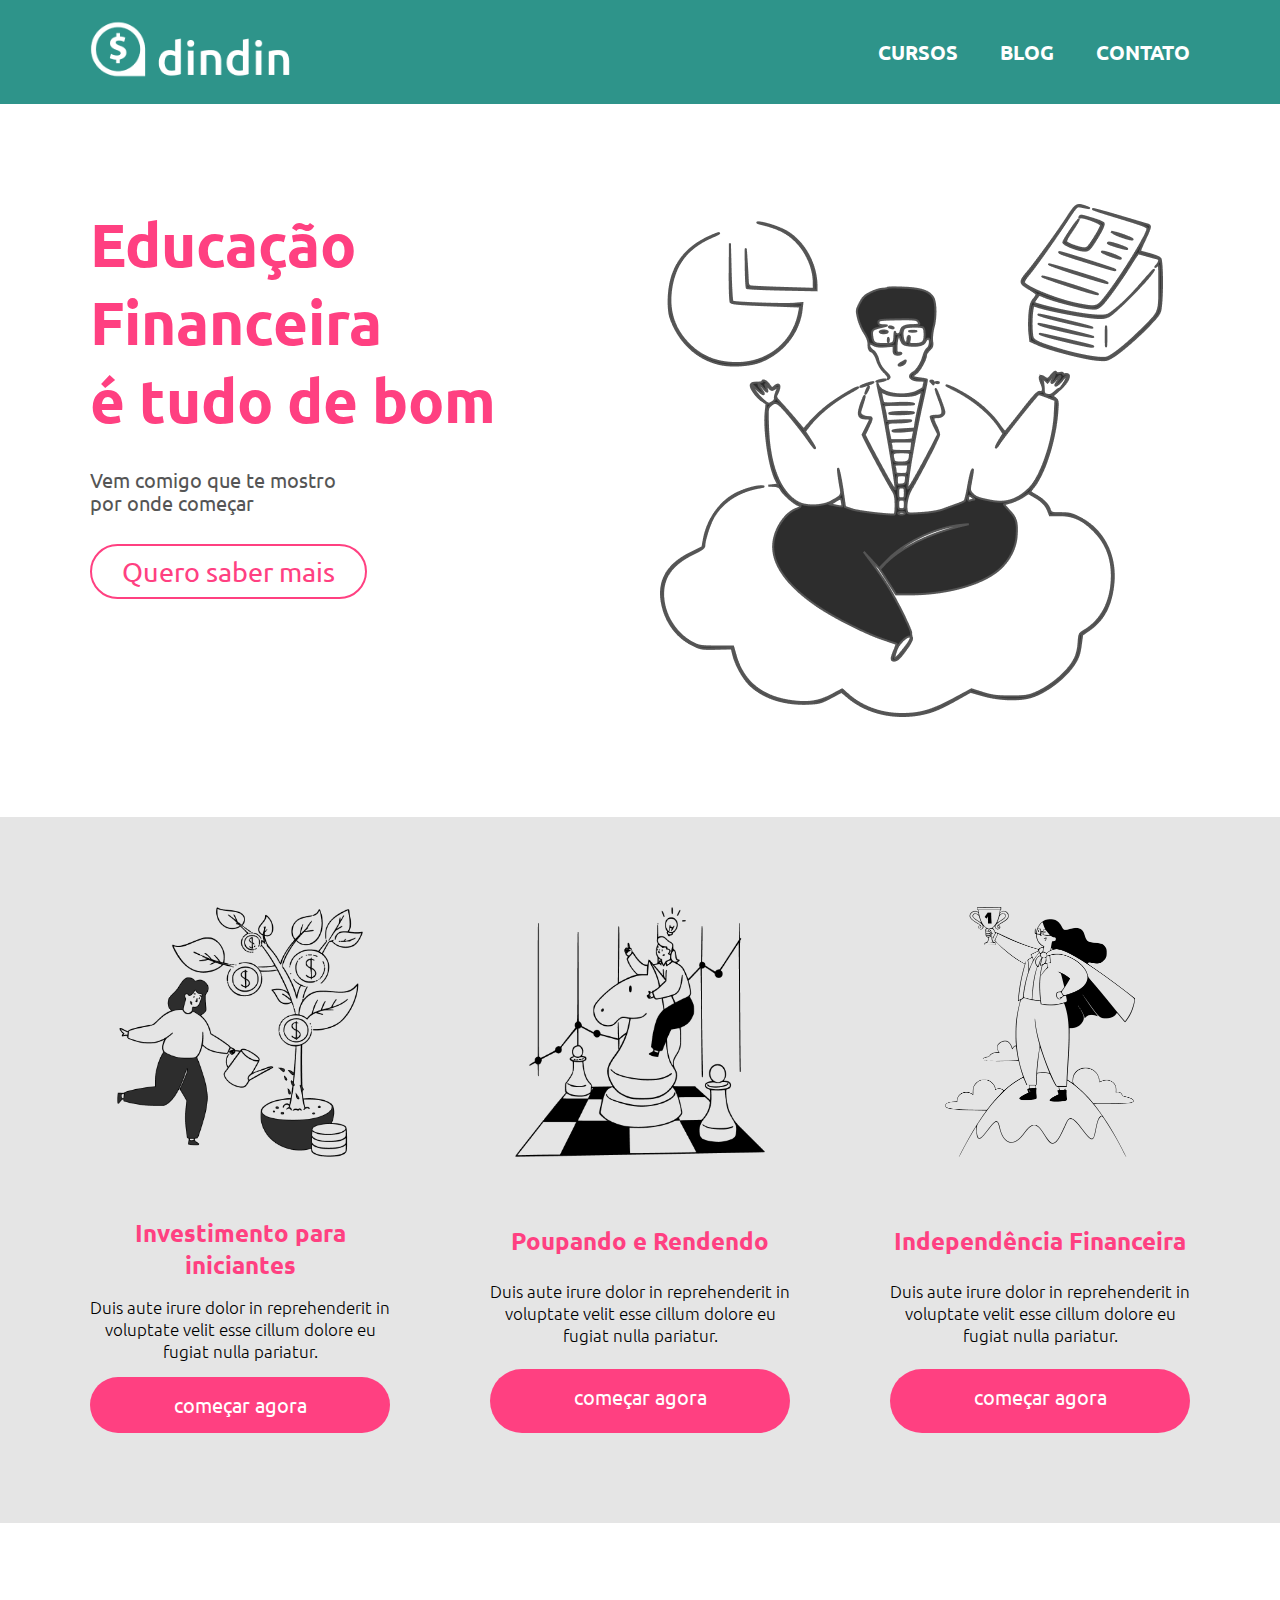
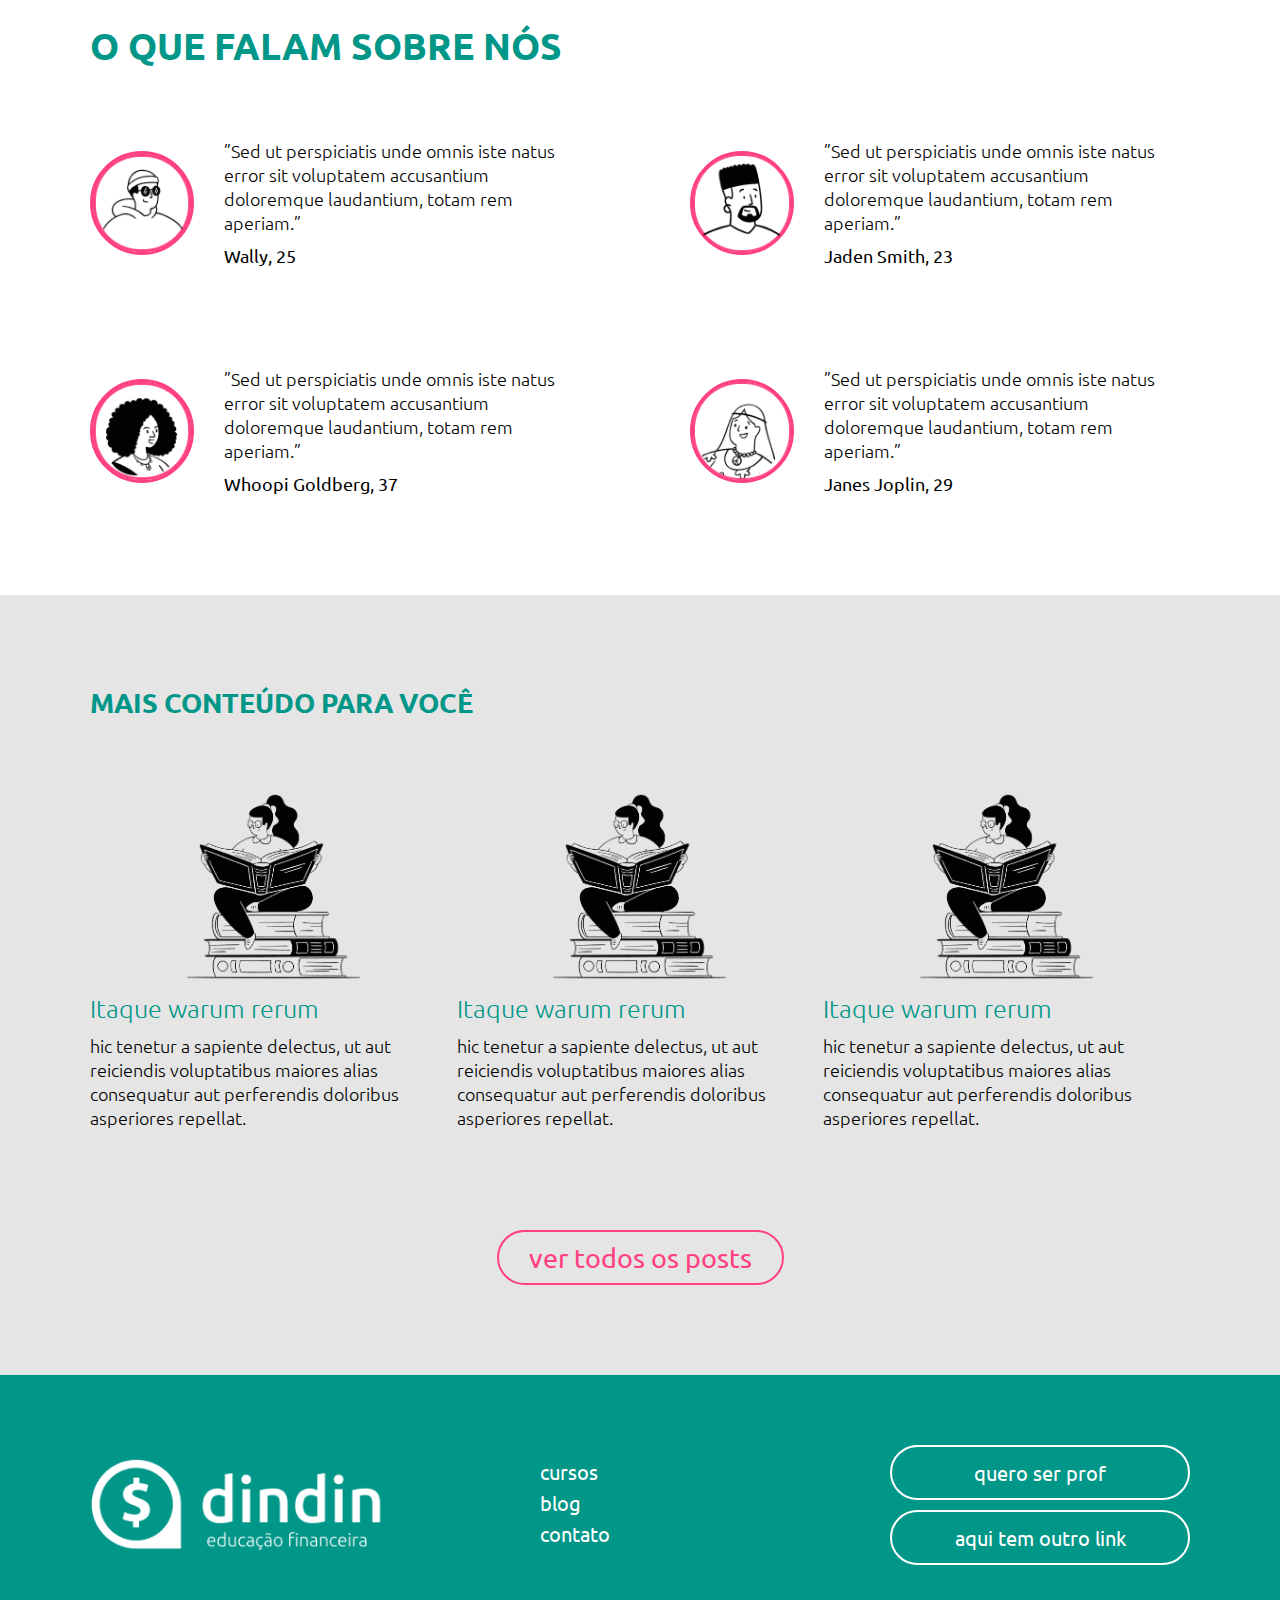
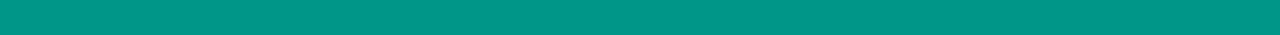
<file: index.html>
<!DOCTYPE html>
<html lang="en">

<head>
  <meta charset="UTF-8">
  <meta http-equiv="X-UA-Compatible" content="IE=edge">
  <meta name="viewport" content="width=device-width, initial-scale=1.0">
  <link rel="stylesheet" href="style.css">
  <link rel="preconnect" href="https://fonts.googleapis.com">
  <link rel="preconnect" href="https://fonts.gstatic.com" crossorigin>
  <link href="https://fonts.googleapis.com/css2?family=Ubuntu:ital,wght@0,300;0,400;0,500;0,700;1,300;1,400;1,500;1,700&display=swap" rel="stylesheet">
  <title>Dindin</title>
</head>

<body>

  <header>
    <nav class="container nav-header">
      <div class="img-banner">
        <a href="./index.html">
          <img src="./images/logo-header.png" alt="logo">
        </a>
      </div>
      <ul>
        <li> <a href="./cursos.html">CURSOS</a></li>
        <li> <a href="./blog.html">BLOG</a></li>
        <li><a href="./contato.html">CONTATO</a></li>
      </ul>
    </nav>
  </header>

  <main>

    <section id="banner" class="container margin-top">
      <div id="conteudo-banner">
        <h1 id="titulo-principal">Educação Financeira <br /> é tudo de bom</h1>
        <p>Vem comigo que te mostro <br /> por onde começar</p>
        <button class="botao-borda-rosa">Quero saber mais</button>
      </div>
      <div id="img-banner">
        <img src="./images/ilustra-banner.png" alt="educacao financeira">
      </div>
    </section>

    <section class="margin-top bg-escuro">
      <div class="container" id="servicos">
        <div class="servicos-card">
          <div class="img-servico"><img src="./images/ilustra-investimento.png" alt="investimento"></div>
          <h2>Investimento para iniciantes</h2>
          <p>Duis aute irure dolor in reprehenderit in voluptate velit esse cillum dolore eu fugiat nulla pariatur.
          </p>
          <a href="curso.html">começar agora</a>
        </div>
        <div class="servicos-card">
          <div class="img-servico"><img src="./images/ilustra-poupando.png" alt="poupando"></div>
          <h2>Poupando e Rendendo</h2>
          <p>Duis aute irure dolor in reprehenderit in voluptate velit esse cillum dolore eu fugiat nulla pariatur.</p>
          <a href="curso.html">começar agora</a>
        </div>
        <div class="servicos-card">
          <div class="img-servico"><img src="./images/ilustra-independencia.png" alt="independencia financeira"></div>
          <h2>Independência Financeira</h2>
          <p>Duis aute irure dolor in reprehenderit in voluptate velit esse cillum dolore eu fugiat nulla pariatur.</p>
          <a href="curso.html">começar agora</a>
        </div>
      </div>
    </section>

    <section id="depoimentos" class="container margin-top">
      <h2>O QUE FALAM SOBRE NÓS</h2>
      <div class="depoimentos-grid">
        <div class="depoimento-item">
          <div class="depoimento-img">
            <img src="./images/icon-wally.png" alt="wally">
          </div>
          <div class="depoimento-texto">
            <p>”Sed ut perspiciatis unde omnis iste natus error sit voluptatem accusantium doloremque laudantium, totam rem aperiam.”</p>
            <span>Wally, 25</span>
          </div>

        </div>
        <div class="depoimento-item">
          <div class="depoimento-img">
            <img src="./images/icon-jaden.png" alt="jaden">
          </div>
          <div class="depoimento-texto">
            <p>”Sed ut perspiciatis unde omnis iste natus error sit voluptatem accusantium doloremque laudantium, totam rem aperiam.”</p>
            <span>Jaden Smith, 23</span>
          </div>
        </div>
        <div class="depoimento-item">
          <div class="depoimento-img">
            <img src="./images/icon-whoopi.png" alt="whoopi">
          </div>
          <div class="depoimento-texto">
            <p>”Sed ut perspiciatis unde omnis iste natus error sit voluptatem accusantium doloremque laudantium, totam rem aperiam.” </p><span>Whoopi Goldberg, 37</span>
          </div>
        </div>
        <div class="depoimento-item">
          <div class="depoimento-img">
            <img src="./images/icon-jane.png" alt="jane">
          </div>
          <div class="depoimento-texto">
            <p>”Sed ut perspiciatis unde omnis iste natus error sit voluptatem accusantium doloremque laudantium, totam rem aperiam.” </p><span>Janes Joplin, 29</span>
          </div>
        </div>
      </div>
    </section>

    <section class="margin-top bg-escuro">
      <div class="container" id="blog">
        <h2>MAIS CONTEÚDO PARA VOCÊ</h2>
        <div class="postagens">
          <div class="post-item"><img src="./images/ilustra-blog.png" alt="imagem blog">
            <h3>Itaque warum rerum</h3>
            <p> hic tenetur a sapiente delectus, ut aut reiciendis voluptatibus maiores alias consequatur aut perferendis doloribus asperiores repellat.</p>
          </div>
          <div class="post-item"><img src="./images/ilustra-blog.png" alt="imagem blog">
            <h3>Itaque warum rerum</h3>
            <p> hic tenetur a sapiente delectus, ut aut reiciendis voluptatibus maiores alias consequatur aut perferendis doloribus asperiores repellat.</p>
          </div>
          <div class="post-item"><img src="./images/ilustra-blog.png" alt="imagem blog">
            <h3>Itaque warum rerum</h3>
            <p> hic tenetur a sapiente delectus, ut aut reiciendis voluptatibus maiores alias consequatur aut perferendis doloribus asperiores repellat.</p>
          </div>
        </div>
        <a href="./blog.html" class="botao-borda-rosa">ver todos os posts</a>
      </div>
    </section>

  </main>

  <footer>
    <section class="container grid-footer">
      <div class="footer-img"><img src="./images/logo-footer.png" alt="logo"></div>
      <nav>
        <ul>
          <li><a class="link-footer" href="/cursos">cursos</a></li>
          <li><a class="link-footer" href="/blog">blog</a></li>
          <li><a class="link-footer" href="/contato">contato</a></li>
        </ul>
      </nav>
      <div class="botoes-rodape">
        <button class="btn-footer">quero ser prof</button>
        <button class="btn-footer">aqui tem outro link</button>
      </div>
    </section>
  </footer>
</body>

</html>
</file>
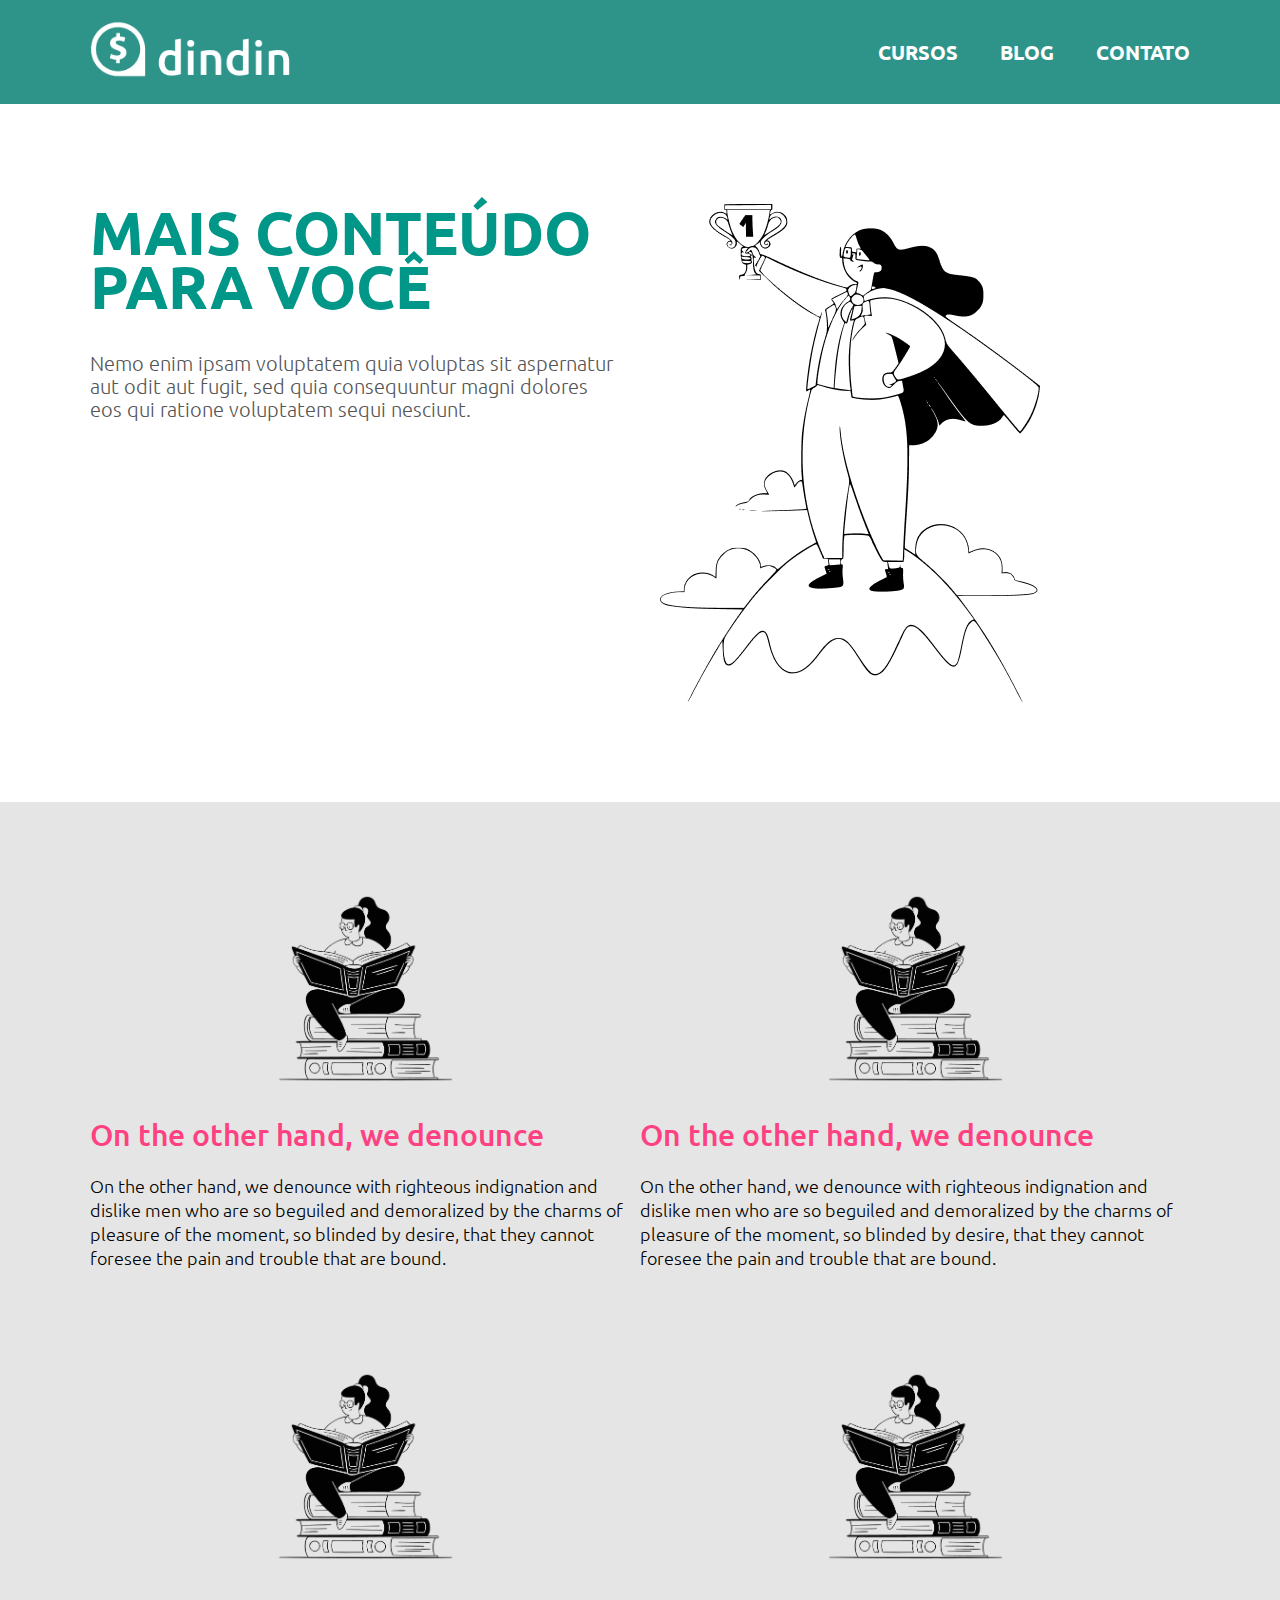
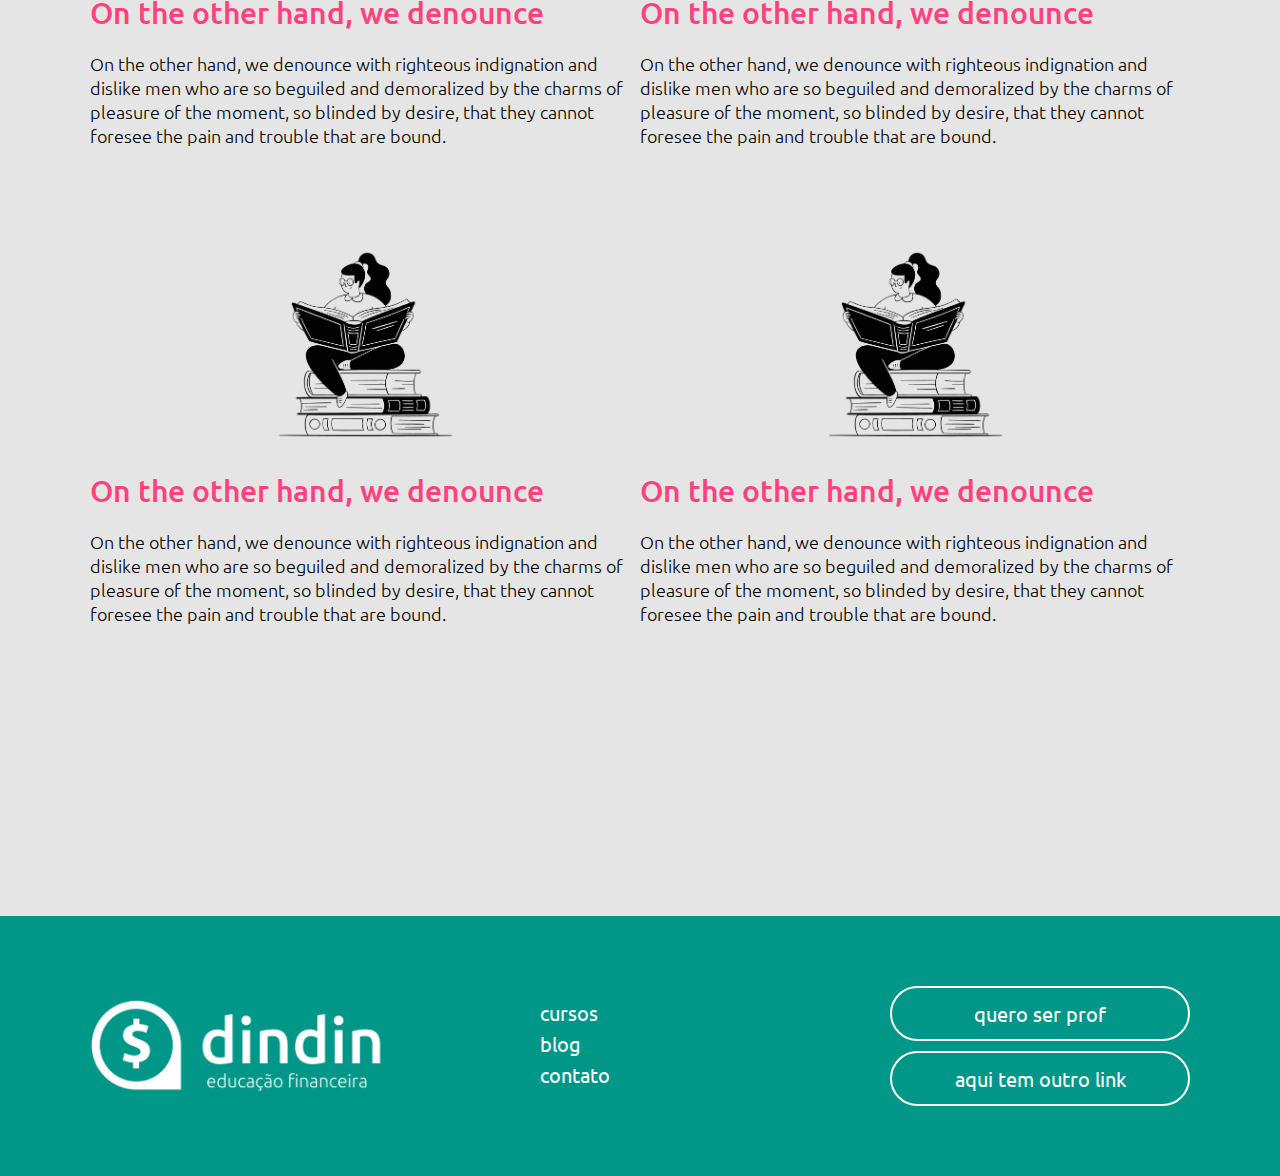
<file: blog.html>
<!DOCTYPE html>
<html lang="en">

<head>
  <meta charset="UTF-8">
  <meta http-equiv="X-UA-Compatible" content="IE=edge">
  <meta name="viewport" content="width=device-width, initial-scale=1.0">
  <link rel="stylesheet" href="style.css">
  <link rel="preconnect" href="https://fonts.googleapis.com">
  <link rel="preconnect" href="https://fonts.gstatic.com" crossorigin>
  <link href="https://fonts.googleapis.com/css2?family=Ubuntu:ital,wght@0,300;0,400;0,500;0,700;1,300;1,400;1,500;1,700&display=swap" rel="stylesheet">
  <title>Dindin</title>
</head>

<body>

  <header>
    <nav class="container nav-header">
      <div class="img-banner">
        <a href="./index.html">
          <img src="./images/logo-header.png" alt="logo">
        </a>
      </div>
      <ul>
        <li> <a href="./cursos.html">CURSOS</a></li>
        <li> <a href="./blog.html">BLOG</a></li>
        <li><a href="./contato.html">CONTATO</a></li>
      </ul>
    </nav>
  </header>

  <main>

    <section id="banner" class="container margin-top blog-banner">
      <div id="conteudo-banner">
        <h1 id="titulo-principal" class="titulo-blog">MAIS CONTEÚDO PARA VOCÊ
          <p class="blog-banner-txt">Nemo enim ipsam voluptatem quia voluptas sit aspernatur aut odit aut fugit, sed quia consequuntur magni dolores eos qui ratione voluptatem sequi nesciunt.</p>
      </div>
      <div id="img-banner">
        <img src="./images/ilustra-independencia.png" alt="educacao financeira">
      </div>
    </section>

    <section class="margin-top bg-escuro">
      <div class="container" id="blog-lista">
        <div class="postagens" id="postagens-blog">
          <a href="./post.html">
            <div class="post-item"><img src="./images/ilustra-blog.png" alt="imagem blog">
              <h3>On the other hand, we denounce
              </h3>
              <p> On the other hand, we denounce with righteous indignation and dislike men who are so beguiled and demoralized by the charms of pleasure of the moment, so blinded by desire, that they cannot foresee the pain and trouble that are bound.</p>
            </div>
          </a>
          <a href="./post.html">
            <div class="post-item"><img src="./images/ilustra-blog.png" alt="imagem blog">
              <h3>On the other hand, we denounce
              </h3>
              <p> On the other hand, we denounce with righteous indignation and dislike men who are so beguiled and demoralized by the charms of pleasure of the moment, so blinded by desire, that they cannot foresee the pain and trouble that are bound.</p>
            </div>
          </a>
          <a href="./post.html">
            <div class="post-item"><img src="./images/ilustra-blog.png" alt="imagem blog">
              <h3>On the other hand, we denounce
              </h3>
              <p> On the other hand, we denounce with righteous indignation and dislike men who are so beguiled and demoralized by the charms of pleasure of the moment, so blinded by desire, that they cannot foresee the pain and trouble that are bound.</p>
            </div>
          </a>
          <a href="./post.html">
            <div class="post-item"><img src="./images/ilustra-blog.png" alt="imagem blog">
              <h3>On the other hand, we denounce
              </h3>
              <p> On the other hand, we denounce with righteous indignation and dislike men who are so beguiled and demoralized by the charms of pleasure of the moment, so blinded by desire, that they cannot foresee the pain and trouble that are bound.</p>
            </div>
          </a>
          <a href="./post.html">
            <div class="post-item"><img src="./images/ilustra-blog.png" alt="imagem blog">
              <h3>On the other hand, we denounce
              </h3>
              <p> On the other hand, we denounce with righteous indignation and dislike men who are so beguiled and demoralized by the charms of pleasure of the moment, so blinded by desire, that they cannot foresee the pain and trouble that are bound.</p>
            </div>
          </a>
          <a href="./post.html">
            <div class="post-item"><img src="./images/ilustra-blog.png" alt="imagem blog">
              <h3>On the other hand, we denounce
              </h3>
              <p> On the other hand, we denounce with righteous indignation and dislike men who are so beguiled and demoralized by the charms of pleasure of the moment, so blinded by desire, that they cannot foresee the pain and trouble that are bound.</p>
            </div>
          </a>

        </div>
      </div>
    </section>
  </main>

  <footer>
    <section class="container grid-footer">
      <div class="footer-img"><img src="./images/logo-footer.png" alt="logo"></div>
      <nav>
        <ul>
          <li><a class="link-footer" href="/cursos">cursos</a></li>
          <li><a class="link-footer" href="/blog">blog</a></li>
          <li><a class="link-footer" href="/contato">contato</a></li>
        </ul>
      </nav>
      <div class="botoes-rodape">
        <button class="btn-footer">quero ser prof</button>
        <button class="btn-footer">aqui tem outro link</button>
      </div>
    </section>
  </footer>
</body>

</html>
</file>
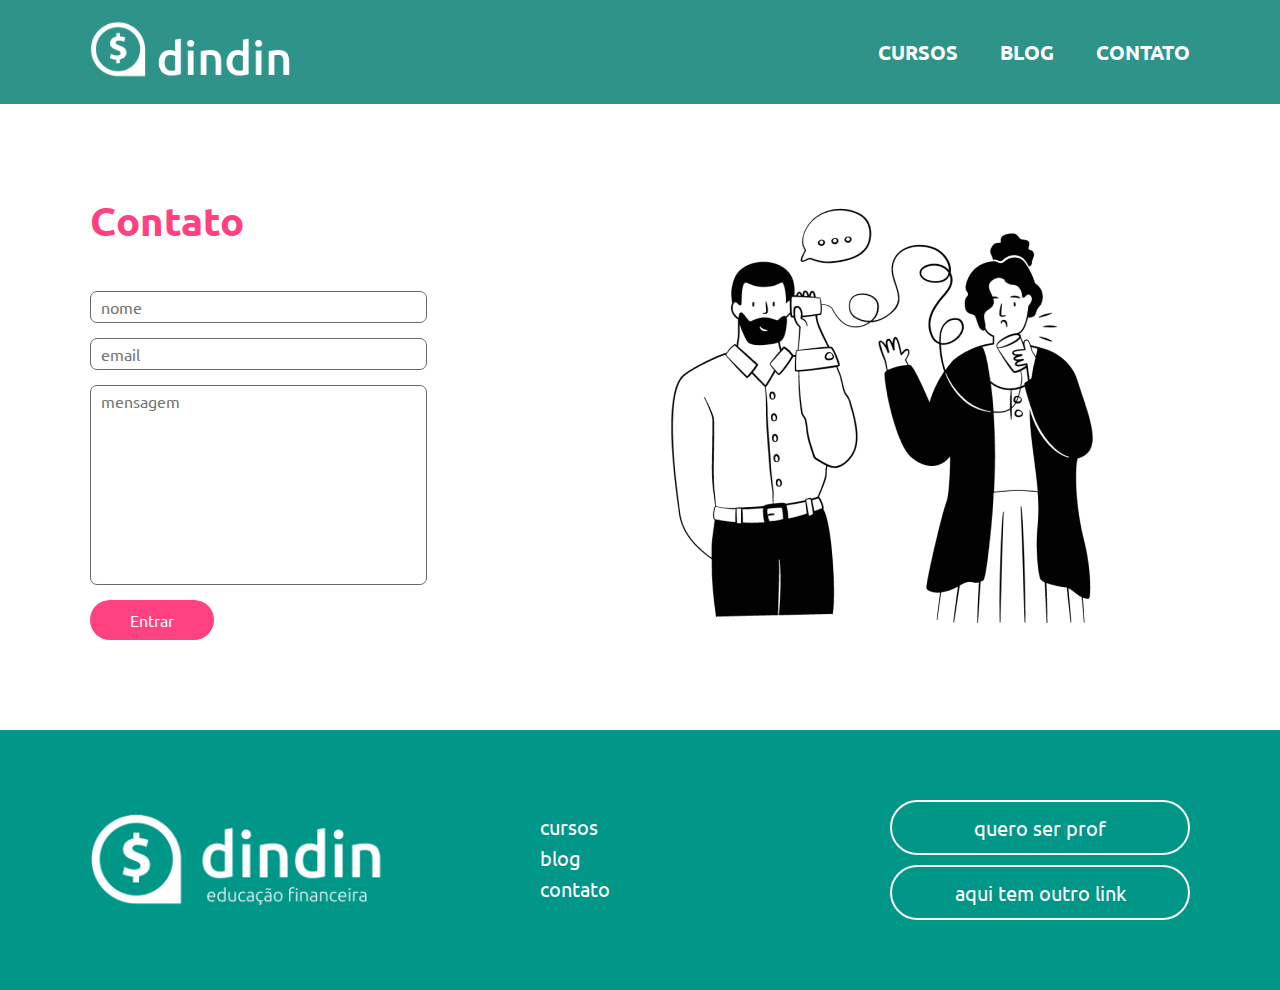
<file: contato.html>
<!DOCTYPE html>
<html lang="en">

<head>
  <meta charset="UTF-8">
  <meta http-equiv="X-UA-Compatible" content="IE=edge">
  <meta name="viewport" content="width=device-width, initial-scale=1.0">
  <link rel="stylesheet" href="style.css">
  <link rel="preconnect" href="https://fonts.googleapis.com">
  <link rel="preconnect" href="https://fonts.gstatic.com" crossorigin>
  <link href="https://fonts.googleapis.com/css2?family=Ubuntu:ital,wght@0,300;0,400;0,500;0,700;1,300;1,400;1,500;1,700&display=swap" rel="stylesheet">
  <title>Dindin2</title>
</head>

<body>

  <header>
    <nav class="container nav-header">
      <div class="img-banner">
        <a href="./index.html">
          <img src="./images/logo-header.png" alt="logo">
        </a>
      </div>
      <ul>
        <li> <a href="./cursos.html">CURSOS</a></li>
        <li> <a href="./blog.html">BLOG</a></li>
        <li><a href="./contato.html">CONTATO</a></li>
      </ul>
    </nav>
  </header>

  <main class="container contato">
    <section id="banner">
      <div id="conteudo-banner">
        <div>
          <h1 class="titulo-contato">Contato</h1>
          <form>
            <input type="text" name="nome" id="nome" placeholder="nome">
            <input type="email" name="email" id="email" placeholder="email">
            <textarea name="" id="" cols="30" rows="10" placeholder="mensagem"></textarea>
            <input type="submit" value="Entrar">
          </form>
        </div>

      </div>
      <div id="img-banner">
        <img src="./images/ilustra-contato.png" alt="">
      </div>
    </section>
  </main>
  <footer>
    <section class="container grid-footer">
      <div class="footer-img"><img src="./images/logo-footer.png" alt="logo"></div>
      <nav>
        <ul>
          <li><a class="link-footer" href="/cursos">cursos</a></li>
          <li><a class="link-footer" href="/blog">blog</a></li>
          <li><a class="link-footer" href="/contato">contato</a></li>
        </ul>
      </nav>
      <div class="botoes-rodape">
        <button class="btn-footer">quero ser prof</button>
        <button class="btn-footer">aqui tem outro link</button>
      </div>
    </section>
  </footer>
</body>

</html>
</file>
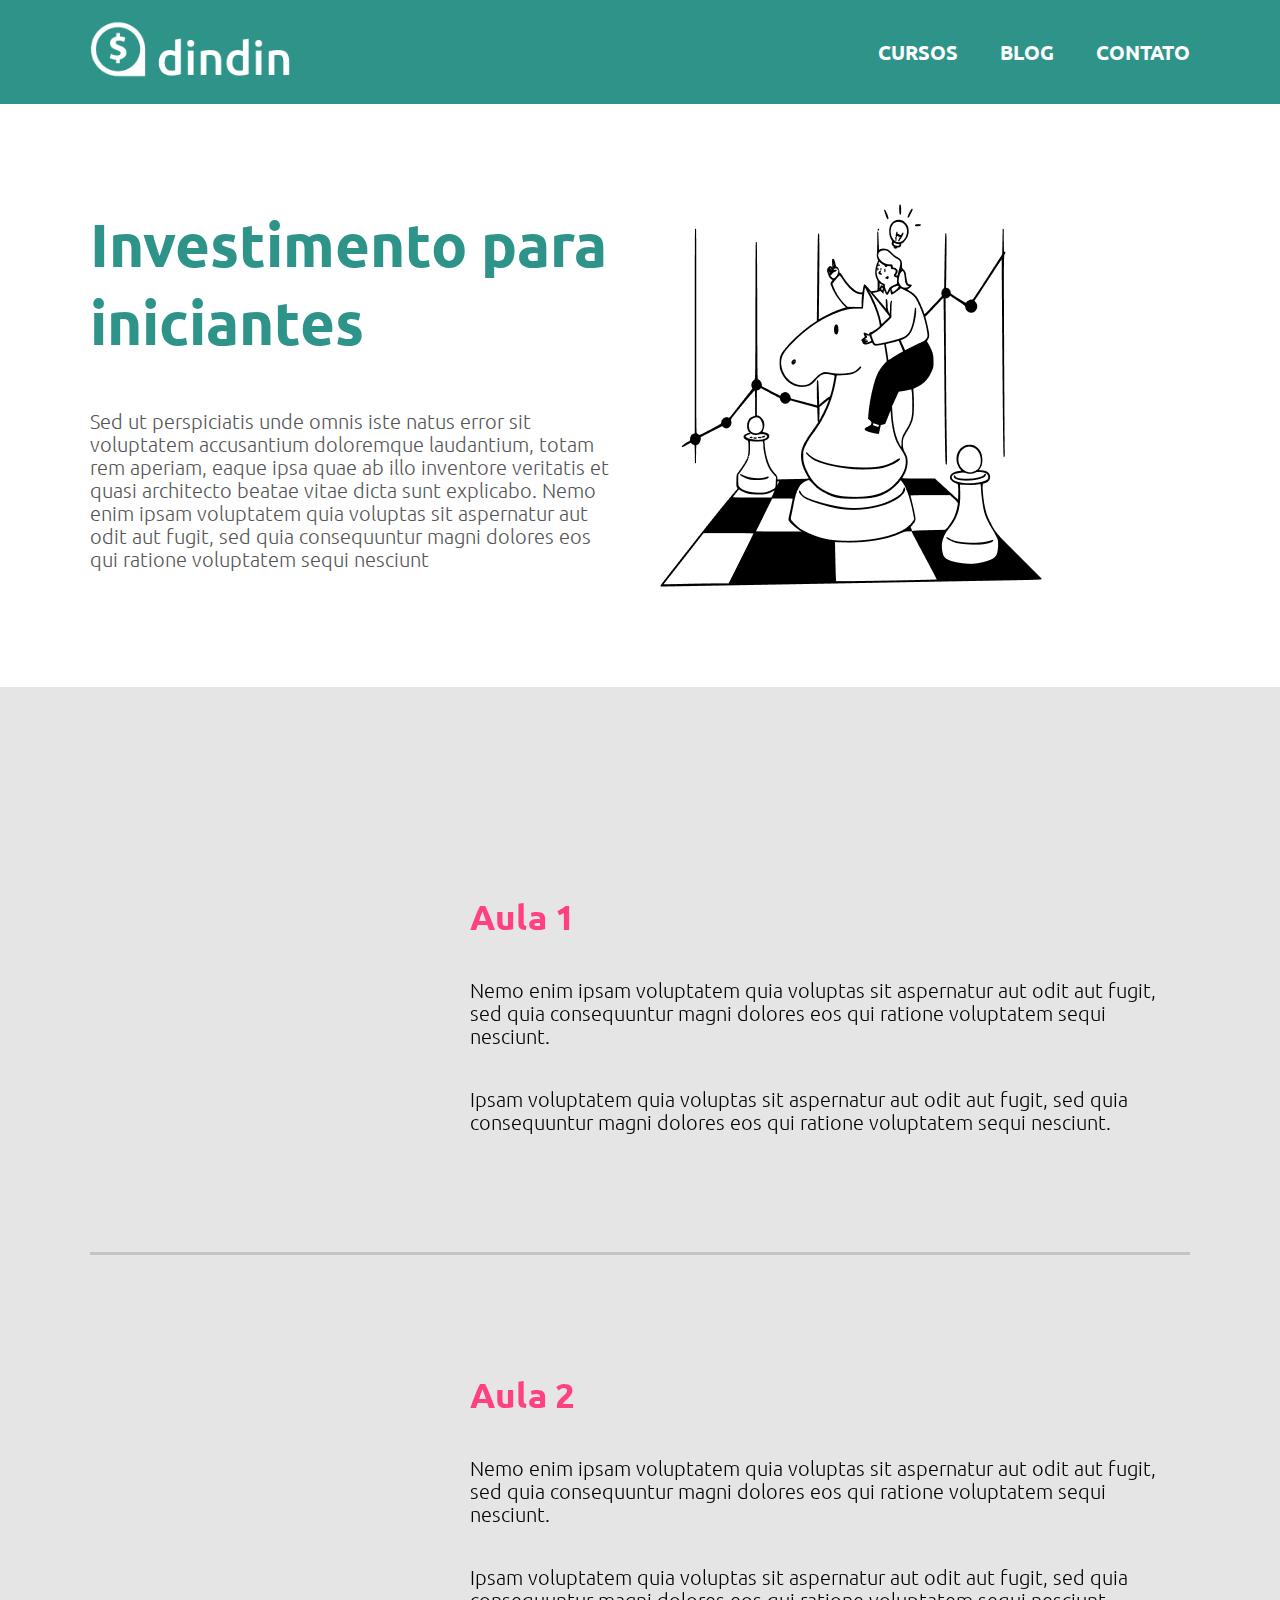
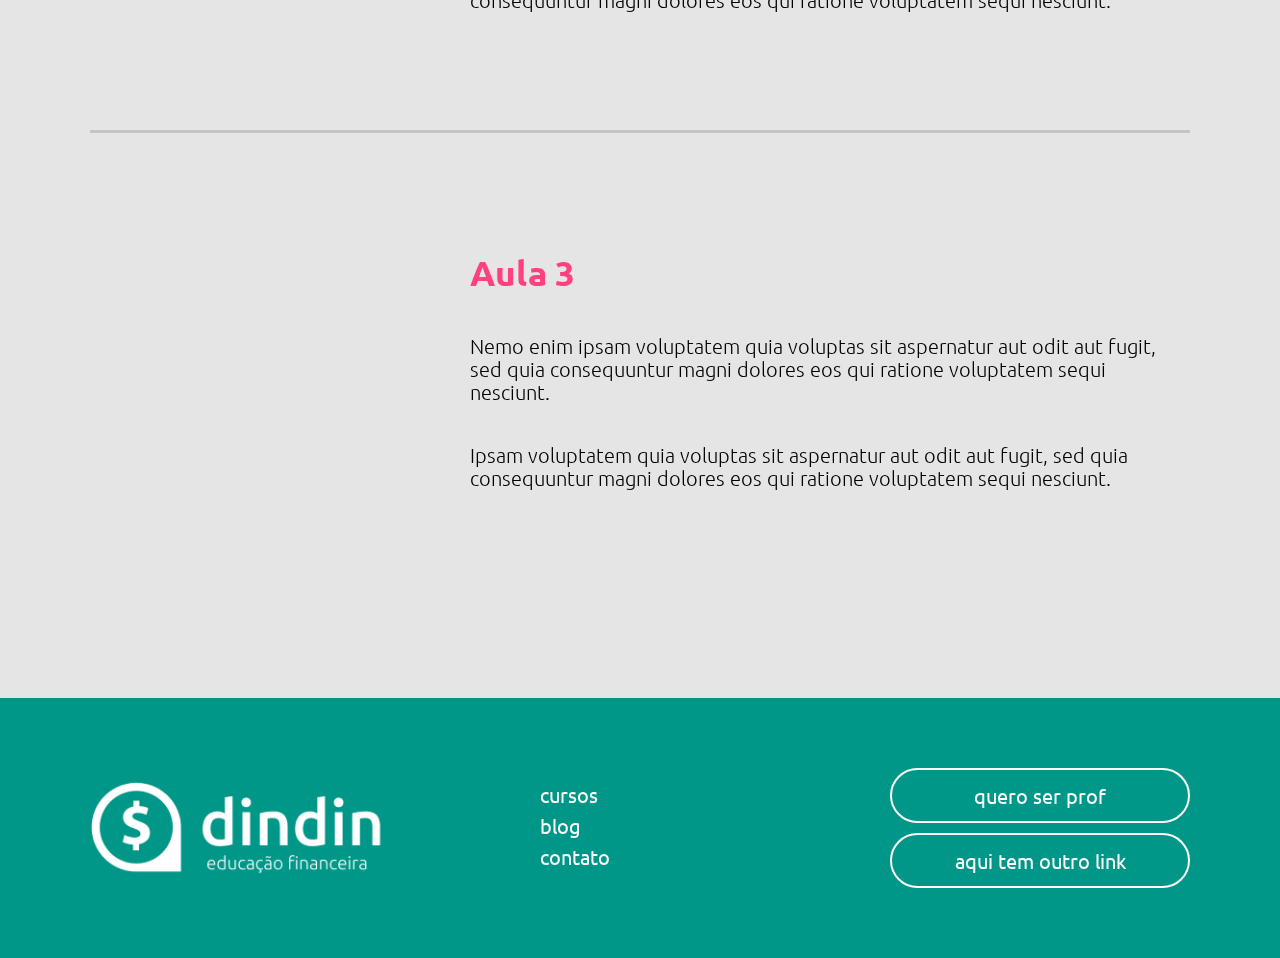
<file: curso.html>
<!DOCTYPE html>
<html lang="pt-br">

<head>
    <meta charset="UTF-8">
    <meta http-equiv="X-UA-Compatible" content="IE=edge">
    <meta name="viewport" content="width=device-width, initial-scale=1.0">
    <link rel="stylesheet" href="./style.css">
    <link rel="preconnect" href="https://fonts.googleapis.com">
    <link rel="preconnect" href="https://fonts.gstatic.com" crossorigin>
    <link href="https://fonts.googleapis.com/css2?family=Ubuntu:ital,wght@0,300;0,400;0,500;0,700;1,300;1,400;1,500;1,700&display=swap" rel="stylesheet">
    <title>Dindin - Curso</title>
</head>

<body>

    <header>
        <nav class="container nav-header">
            <div class="img-banner">
                <a href="./index.html">
                    <img src="./images/logo-header.png" alt="logo">
                </a>
            </div>
            <ul>
                <li> <a href="./cursos.html">CURSOS</a></li>
                <li> <a href="./blog.html">BLOG</a></li>
                <li><a href="./contato.html">CONTATO</a></li>
            </ul>
        </nav>
    </header>

    <main>
        <section id="banner" class="container margin-top blog-banner">
            <div id="conteudo-banner">
                <h1 id="titulo-curso">Investimento para iniciantes</h1>
                <p class="blog-curso-txt">Sed ut perspiciatis unde omnis iste natus error sit voluptatem accusantium doloremque laudantium, totam rem aperiam, eaque ipsa quae ab illo inventore veritatis et quasi architecto beatae vitae dicta sunt explicabo. Nemo enim ipsam voluptatem quia voluptas sit aspernatur aut odit aut fugit, sed quia consequuntur magni dolores eos qui ratione voluptatem sequi nesciunt</p>
            </div>
            <div id="img-banner">
                <img src="./images/ilustra-poupando.png" alt="curso poupanca financeira">
            </div>
        </section>

        <section class="margin-top bg-escuro">

            <div class="container aulas-section">
                <div class="curso-invest-posts">
                    <iframe width="100%" height="315" src="https://www.youtube.com/embed/ejMk9u6BCmQ" title="YouTube video player" frameborder="0" allow="accelerometer; autoplay; clipboard-write; encrypted-media; gyroscope; picture-in-picture; web-share" allowfullscreen></iframe>
                    <div class="curso-invest-posts-text">
                        <h2>Aula 1</h2>
                        <p>Nemo enim ipsam voluptatem quia voluptas sit aspernatur aut odit aut fugit, sed quia consequuntur magni dolores eos qui ratione voluptatem sequi nesciunt.</p>
                        <p>Ipsam voluptatem quia voluptas sit aspernatur aut odit aut fugit, sed quia consequuntur magni dolores eos qui ratione voluptatem sequi nesciunt.</p>
                    </div>
                </div>

                <div class="curso-invest-posts">

                    <iframe width="100%" height="315" src="https://www.youtube.com/watch?v=bx-sTOSteRA" title="YouTube video player" frameborder="0" allow="accelerometer; autoplay; clipboard-write; encrypted-media; gyroscope; picture-in-picture; web-share" allowfullscreen></iframe>

                    <div class="curso-invest-posts-text">
                        <h2>Aula 2</h2>
                        <p>Nemo enim ipsam voluptatem quia voluptas sit aspernatur aut odit aut fugit, sed quia consequuntur magni dolores eos qui ratione voluptatem sequi nesciunt.</p>
                        <p>Ipsam voluptatem quia voluptas sit aspernatur aut odit aut fugit, sed quia consequuntur magni dolores eos qui ratione voluptatem sequi nesciunt.</p>
                    </div>
                </div>

                <div class="curso-invest-posts">

                    <iframe width="100%" height="315" src="https://www.youtube.com/watch?v=CptEPI6opks" title="YouTube video player" frameborder="0" allow="accelerometer; autoplay; clipboard-write; encrypted-media; gyroscope; picture-in-picture; web-share" allowfullscreen></iframe>

                    <div class="curso-invest-posts-text">
                        <h2>Aula 3</h2>
                        <p>Nemo enim ipsam voluptatem quia voluptas sit aspernatur aut odit aut fugit, sed quia consequuntur magni dolores eos qui ratione voluptatem sequi nesciunt.</p>
                        <p>Ipsam voluptatem quia voluptas sit aspernatur aut odit aut fugit, sed quia consequuntur magni dolores eos qui ratione voluptatem sequi nesciunt.</p>
                    </div>
                </div>
            </div>


        </section>


    </main>


    <footer>
        <section class="container grid-footer">
            <div class="footer-img"><img src="./images/logo-footer.png" alt="logo"></div>
            <nav>
                <ul>
                    <li><a class="link-footer" href="/cursos">cursos</a></li>
                    <li><a class="link-footer" href="/blog">blog</a></li>
                    <li><a class="link-footer" href="/contato">contato</a></li>
                </ul>
            </nav>
            <div class="botoes-rodape">
                <button class="btn-footer">quero ser prof</button>
                <button class="btn-footer">aqui tem outro link</button>
            </div>
        </section>
    </footer>
</body>

</html>
</file>
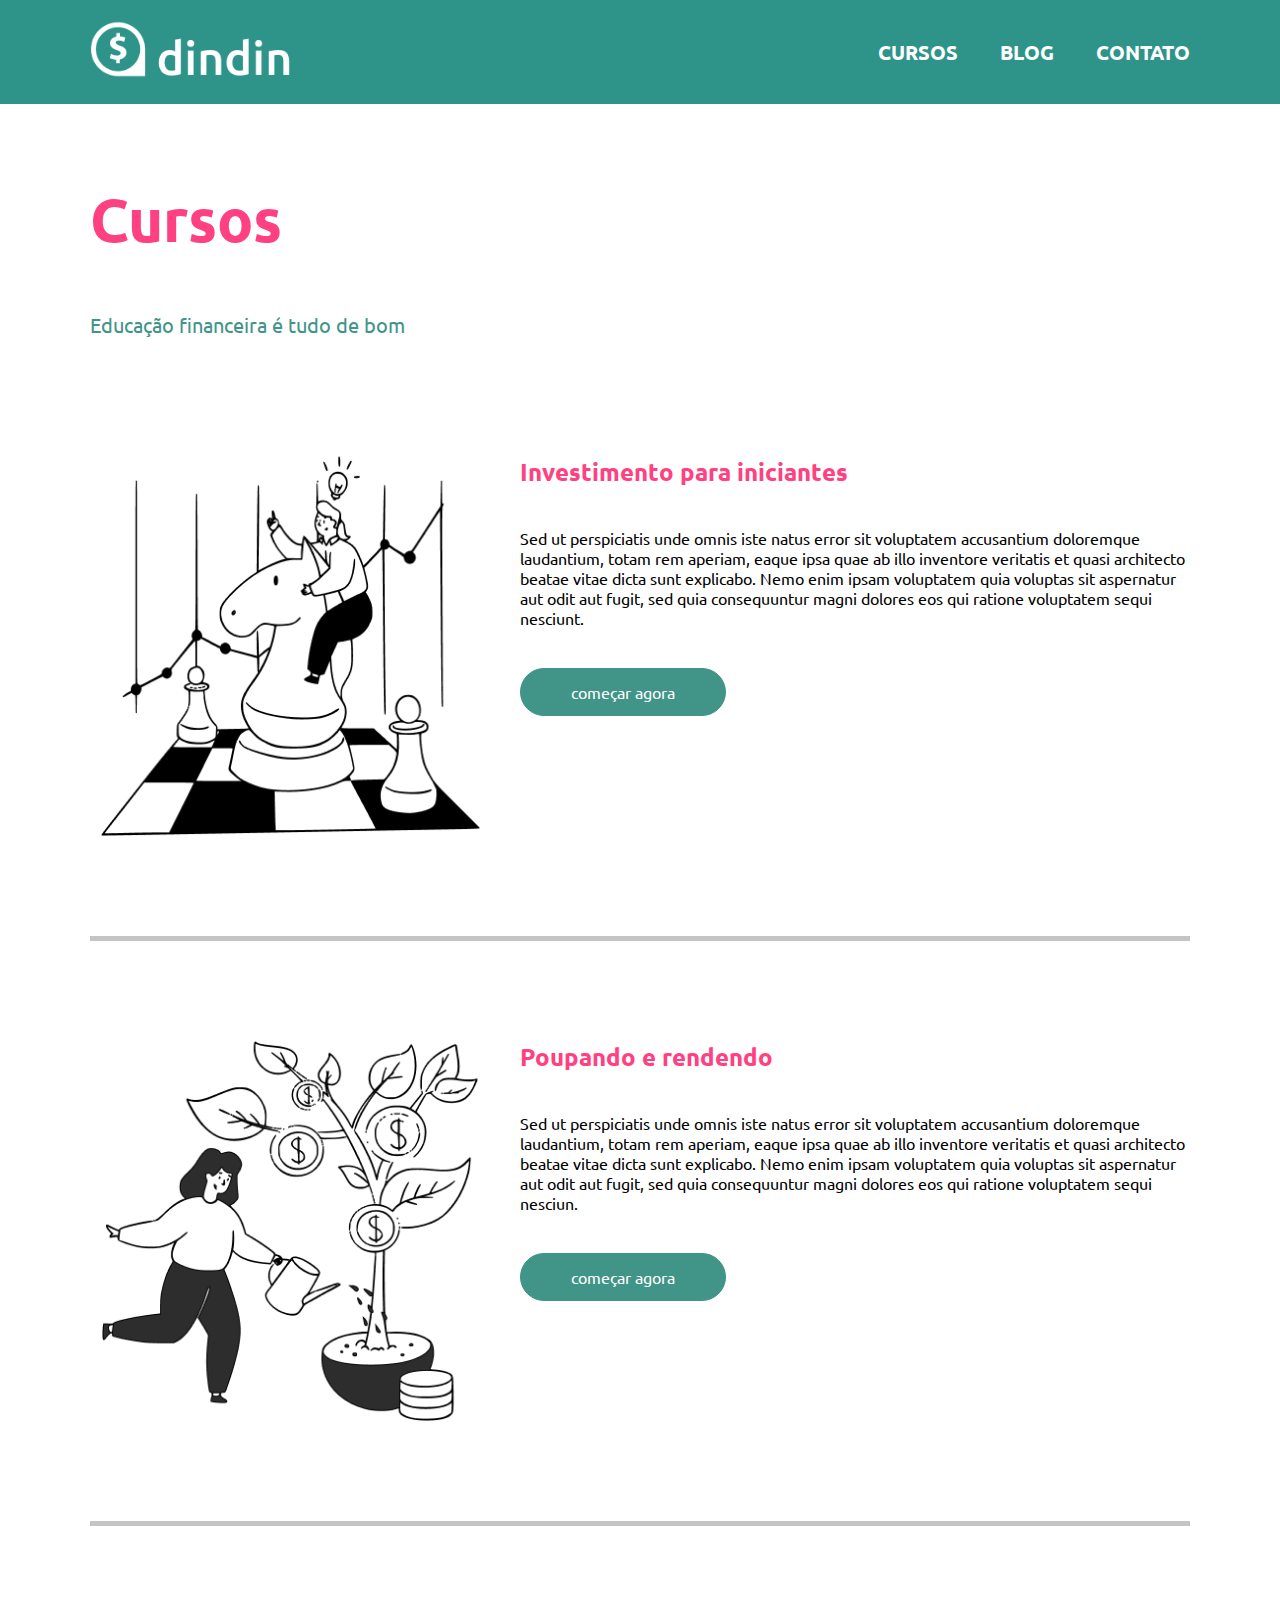
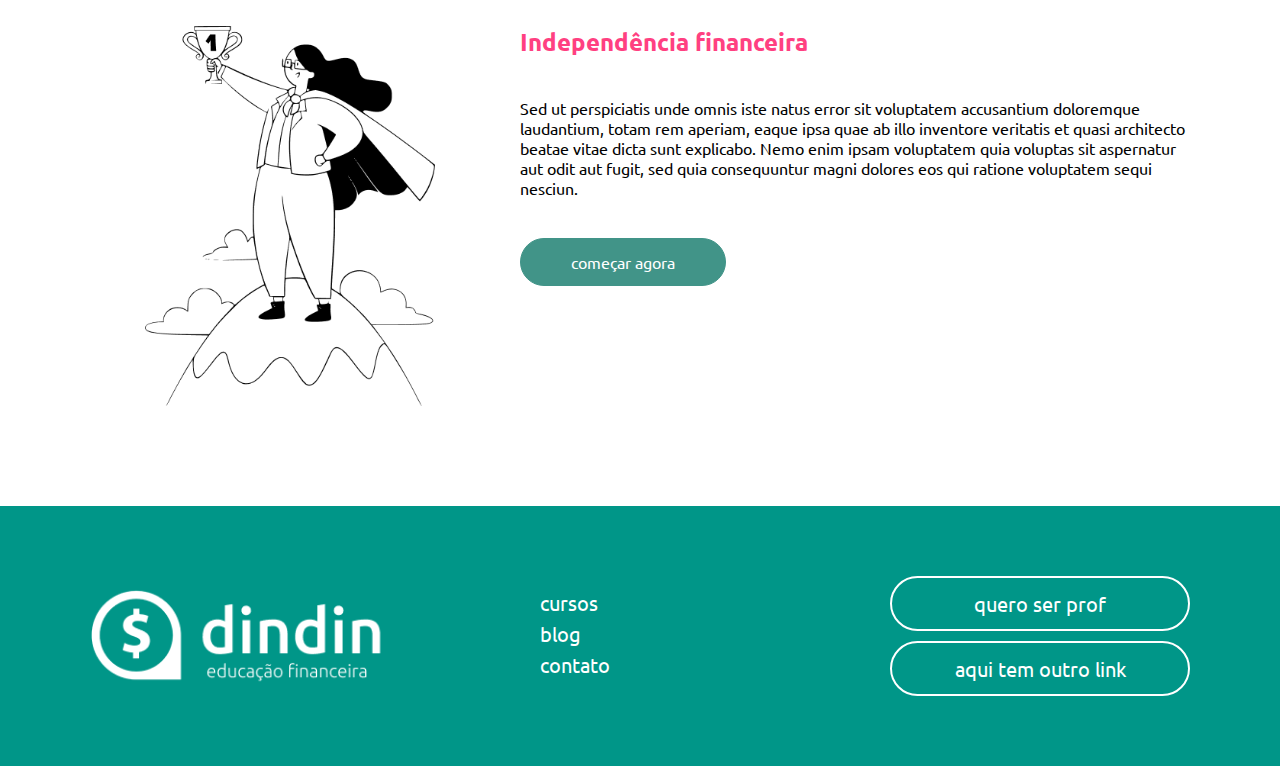
<file: cursos.html>
<!DOCTYPE html>
<html lang="en">

<head>
    <meta charset="UTF-8">
    <meta http-equiv="X-UA-Compatible" content="IE=edge">
    <meta name="viewport" content="width=device-width, initial-scale=1.0">
    <link rel="stylesheet" href="style.css">
    <link rel="preconnect" href="https://fonts.googleapis.com">
    <link rel="preconnect" href="https://fonts.gstatic.com" crossorigin>
    <link href="https://fonts.googleapis.com/css2?family=Roboto:ital,wght@0,100;0,300;0,400;0,500;0,700;0,900;1,100;1,300;1,400;1,500;1,700;1,900&family=Ubuntu:ital,wght@0,300;0,400;0,500;0,700;1,300;1,400;1,500;1,700&display=swap" rel="stylesheet">
    <title>Cursos</title>
</head>

<body>
    <header>
        <nav class="container nav-header">
            <div class="img-banner">
                <a href="./index.html">
                    <img src="./images/logo-header.png" alt="logo">
                </a>
            </div>
            <ul>
                <li> <a href="./cursos.html">CURSOS</a></li>
                <li> <a href="./blog.html">BLOG</a></li>
                <li><a href="./contato.html">CONTATO</a></li>
            </ul>
        </nav>
    </header>

    <main class="container">
        <div class="conteudo-cursos">
            <h1 class="title">Cursos</h1>
            <p class="subtitulo">Educação financeira é tudo de bom</p>
            <div class="lista-cursos">
                <div class="curso-item">
                    <div class="image">
                        <img src="./images/ilustra-poupando.png" alt="">
                    </div>
                    <div class="text-post-item">
                        <h2 class="titulo-curso">Investimento para iniciantes</h2>
                        <p>Sed ut perspiciatis unde omnis iste natus error sit voluptatem accusantium doloremque laudantium, totam rem aperiam, eaque ipsa quae ab illo inventore veritatis et quasi architecto beatae vitae dicta sunt explicabo. Nemo enim ipsam voluptatem quia voluptas sit aspernatur aut odit aut fugit, sed quia consequuntur magni dolores eos qui ratione voluptatem sequi nesciunt. </p>
                        <a class="link-curso-post" href="curso.html">começar agora</a>
                    </div>
                </div>
                <div class="curso-item">
                    <div class="image">
                        <img src="./images/ilustra-investimento.png" alt="">
                    </div>
                    <div class="text-post-item">
                        <h2 class="titulo-curso">Poupando e rendendo</h2>
                        <p>Sed ut perspiciatis unde omnis iste natus error sit voluptatem accusantium doloremque laudantium, totam rem aperiam, eaque ipsa quae ab illo inventore veritatis et quasi architecto beatae vitae dicta sunt explicabo. Nemo enim ipsam voluptatem quia voluptas sit aspernatur aut odit aut fugit, sed quia consequuntur magni dolores eos qui ratione voluptatem sequi nesciun.</p>
                        <a class="link-curso-post" href="curso.html">começar agora</a>
                    </div>
                </div>
                <div class="curso-item">
                    <div class="image">
                        <img src="./images/ilustra-independencia.png" alt="">
                    </div>
                    <div class="text-post-item">
                        <h2 class="titulo-curso">Independência financeira</h2>
                        <p>Sed ut perspiciatis unde omnis iste natus error sit voluptatem accusantium doloremque laudantium, totam rem aperiam, eaque ipsa quae ab illo inventore veritatis et quasi architecto beatae vitae dicta sunt explicabo. Nemo enim ipsam voluptatem quia voluptas sit aspernatur aut odit aut fugit, sed quia consequuntur magni dolores eos qui ratione voluptatem sequi nesciun.</p>
                        <a class="link-curso-post" href="curso.html">começar agora</a>
                    </div>
                </div>
            </div>
        </div>
    </main>

    <footer>
        <section class="container grid-footer">
            <div class="footer-img"><img src="./images/logo-footer.png" alt="logo"></div>
            <nav>
                <ul>
                    <li><a class="link-footer" href="/cursos">cursos</a></li>
                    <li><a class="link-footer" href="/blog">blog</a></li>
                    <li><a class="link-footer" href="/contato">contato</a></li>
                </ul>
            </nav>
            <div class="botoes-rodape">
                <button class="btn-footer">quero ser prof</button>
                <button class="btn-footer">aqui tem outro link</button>
            </div>
        </section>
    </footer>
</body>

</html>
</file>
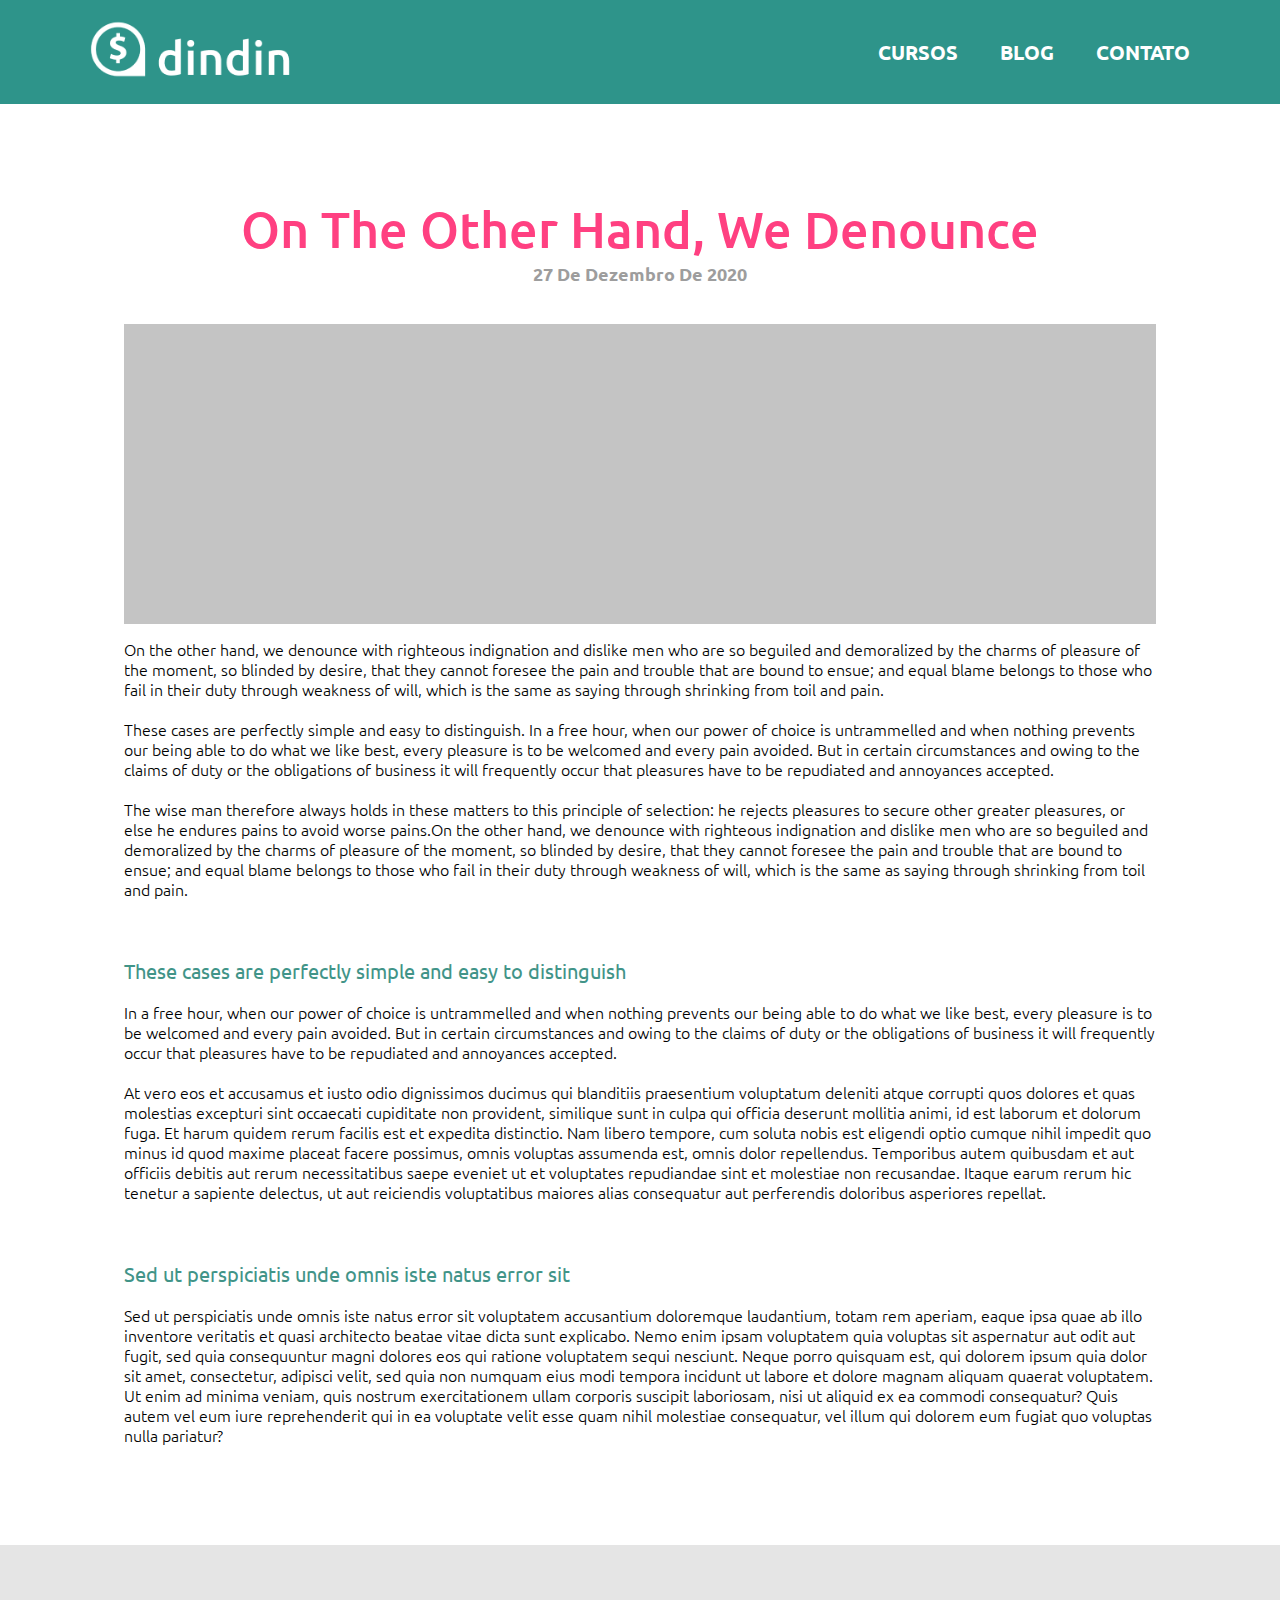
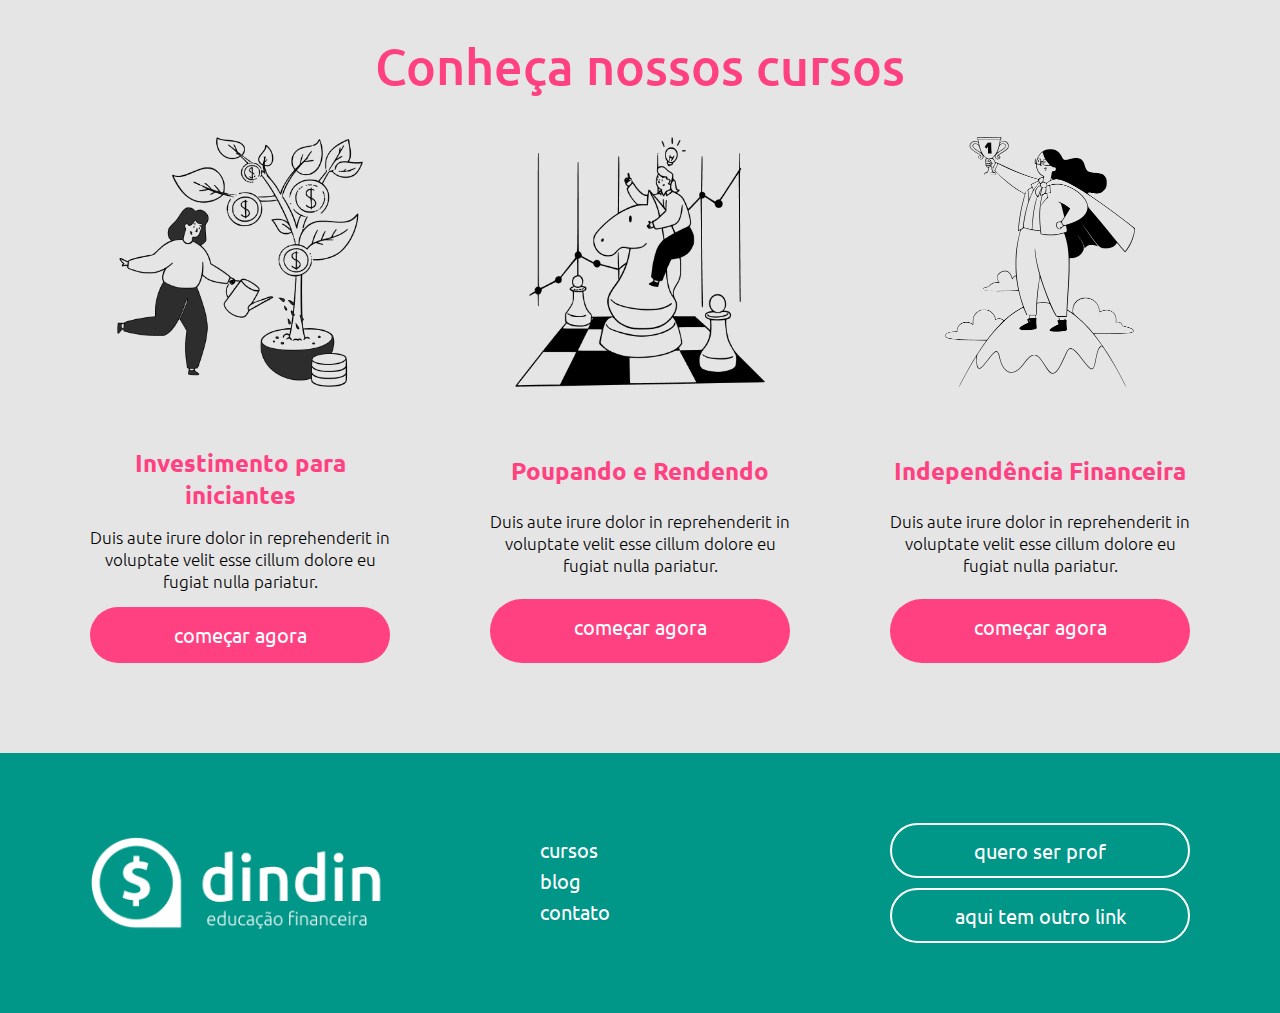
<file: post.html>
<!DOCTYPE html>
<html lang="en">

<head>
    <meta charset="UTF-8">
    <meta http-equiv="X-UA-Compatible" content="IE=edge">
    <meta name="viewport" content="width=device-width, initial-scale=1.0">
    <link rel="stylesheet" href="style.css">
    <link rel="preconnect" href="https://fonts.googleapis.com">
    <link rel="preconnect" href="https://fonts.gstatic.com" crossorigin>
    <link href="https://fonts.googleapis.com/css2?family=Roboto:ital,wght@0,100;0,300;0,400;0,500;0,700;0,900;1,100;1,300;1,400;1,500;1,700;1,900&family=Ubuntu:ital,wght@0,300;0,400;0,500;0,700;1,300;1,400;1,500;1,700&display=swap" rel="stylesheet">
    <title>DINDIN2</title>
</head>

<body>
    <header>
        <nav class="container nav-header">
            <div class="img-banner">
                <a href="./index.html">
                    <img src="./images/logo-header.png" alt="logo">
                </a>
            </div>
            <ul>
                <li> <a href="./cursos.html">CURSOS</a></li>
                <li> <a href="./blog.html">BLOG</a></li>
                <li><a href="./contato.html">CONTATO</a></li>
            </ul>
        </nav>
    </header>


    <main>
        <div>
            <div class="post container">
                <div class="title">
                    <h1 class="post-page-title">On the other hand, we denounce</h1>
                    <p class="data">27 de dezembro de 2020</p>
                </div>
                <div class="gray"> </div>
                <div class="text">
                    <p>On the other hand, we denounce with righteous indignation and dislike men who are so beguiled and demoralized by the charms of pleasure of the moment, so blinded by desire, that they cannot foresee the pain and trouble that are bound to ensue; and equal blame belongs to those who fail in their duty through weakness of will, which is the same as saying through shrinking from toil and pain. </p>
                    <p> These cases are perfectly simple and easy to distinguish. In a free hour, when our power of choice is untrammelled and when nothing prevents our being able to do what we like best, every pleasure is to be welcomed and every pain avoided. But in certain circumstances and owing to the claims of duty or the obligations of business it will frequently occur that pleasures have to be repudiated and annoyances accepted.</p>
                    <p>The wise man therefore always holds in these matters to this principle of selection: he rejects pleasures to secure other greater pleasures, or else he endures pains to avoid worse pains.On the other hand, we denounce with righteous indignation and dislike men who are so beguiled and demoralized by the charms of pleasure of the moment, so blinded by desire, that they cannot foresee the pain and trouble that are bound to ensue; and equal blame belongs to those who fail in their duty through weakness of will, which is the same as saying through shrinking from toil and pain. </p>

                    <h3 class="subtitulo">These cases are perfectly simple and easy to distinguish</h3>
                    <p>In a free hour, when our power of choice is untrammelled and when nothing prevents our being able to do what we like best, every pleasure is to be welcomed and every pain avoided. But in certain circumstances and owing to the claims of duty or the obligations of business it will frequently occur that pleasures have to be repudiated and annoyances accepted.</p>
                    <p> At vero eos et accusamus et iusto odio dignissimos ducimus qui blanditiis praesentium voluptatum deleniti atque corrupti quos dolores et quas molestias excepturi sint occaecati cupiditate non provident, similique sunt in culpa qui officia deserunt mollitia animi, id est laborum et dolorum fuga. Et harum quidem rerum facilis est et expedita distinctio. Nam libero tempore, cum soluta nobis est eligendi optio cumque nihil impedit quo minus id quod maxime placeat facere possimus, omnis voluptas assumenda est, omnis dolor repellendus. Temporibus autem quibusdam et aut officiis debitis aut rerum necessitatibus saepe eveniet ut et voluptates repudiandae sint et molestiae non recusandae. Itaque earum rerum hic tenetur a sapiente delectus, ut aut reiciendis voluptatibus maiores alias consequatur aut perferendis doloribus asperiores repellat.</p>

                    <h3 class="subtitulo">Sed ut perspiciatis unde omnis iste natus error sit </h3>
                    <p>Sed ut perspiciatis unde omnis iste natus error sit voluptatem accusantium doloremque laudantium, totam rem aperiam, eaque ipsa quae ab illo inventore veritatis et quasi architecto beatae vitae dicta sunt explicabo. Nemo enim ipsam voluptatem quia voluptas sit aspernatur aut odit aut fugit, sed quia consequuntur magni dolores eos qui ratione voluptatem sequi nesciunt. Neque porro quisquam est, qui dolorem ipsum quia dolor sit amet, consectetur, adipisci velit, sed quia non numquam eius modi tempora incidunt ut labore et dolore magnam aliquam quaerat voluptatem. Ut enim ad minima veniam, quis nostrum exercitationem ullam corporis suscipit laboriosam, nisi ut aliquid ex ea commodi consequatur? Quis autem vel eum iure reprehenderit qui in ea voluptate velit esse quam nihil molestiae consequatur, vel illum qui dolorem eum fugiat quo voluptas nulla pariatur?</p>

                </div>
            </div>

            <section class="margin-top bg-escuro">
                <h2 class="post-page-service">Conheça nossos cursos</h2>
                <div class="container" id="servicos">
                    <div class="servicos-card">
                        <div class="img-servico"><img src="./images/ilustra-investimento.png" alt="investimento"></div>
                        <h2>Investimento para iniciantes</h2>
                        <p>Duis aute irure dolor in reprehenderit in voluptate velit esse cillum dolore eu fugiat nulla pariatur.
                        </p>
                        <a href="curso.html">começar agora</a>
                    </div>
                    <div class="servicos-card">
                        <div class="img-servico"><img src="./images/ilustra-poupando.png" alt="poupando"></div>
                        <h2>Poupando e Rendendo</h2>
                        <p>Duis aute irure dolor in reprehenderit in voluptate velit esse cillum dolore eu fugiat nulla pariatur.</p>
                        <a href="curso.html">começar agora</a>
                    </div>
                    <div class="servicos-card">
                        <div class="img-servico"><img src="./images/ilustra-independencia.png" alt="independencia financeira"></div>
                        <h2>Independência Financeira</h2>
                        <p>Duis aute irure dolor in reprehenderit in voluptate velit esse cillum dolore eu fugiat nulla pariatur.</p>
                        <a href="curso.html">começar agora</a>
                    </div>
                </div>
            </section>


        </div>

    </main>
    <footer>
        <section class="container grid-footer">
            <div class="footer-img"><img src="./images/logo-footer.png" alt="logo"></div>
            <nav>
                <ul>
                    <li><a class="link-footer" href="/cursos">cursos</a></li>
                    <li><a class="link-footer" href="/blog">blog</a></li>
                    <li><a class="link-footer" href="/contato">contato</a></li>
                </ul>
            </nav>
            <div class="botoes-rodape">
                <button class="btn-footer">quero ser prof</button>
                <button class="btn-footer">aqui tem outro link</button>
            </div>
        </section>
    </footer>
</body>

</html>
</file>
<file: style.css>
/*CSS RESET - SERVE PARA TIRAR OS ESTILOS PADROES DOS ELEMENTOS E DEIXAR APENAS OS ESTILO QUE COLOCARMOS*/

*{
  box-sizing: border-box;
  margin: 0px;
  padding: 0px;
  font-family: 'Ubuntu', Arial, Helvetica, sans-serif;
}
ul{
  list-style: none;
  margin: 0px;
}
h1, h2, h3, p,li {
  margin: 0px;
  padding: 0px;
}
a{
  text-decoration: none;
}
img{
  display: block;
  max-width: 100%;
}

button{
  cursor: pointer;
}
/*classes comuns a varios elementos*/
.container{
  max-width: 1100px;
  margin: 0px auto;
}
.margin-top{
  margin-top: 100px; 
}
.bg-escuro{
  padding: 90px 0px;
  background-color: #E5E5E5;
}
.botao-borda-rosa{
  border: 2px solid #FF4081;
  border-radius: 62px;
  padding: 10px 30px;
  background: transparent;
  font-size: 27px;
  line-height: 31px;
  font-family: 'Ubuntu';
  color: #FF4081;
}
.btn-footer{
  border: 2px solid #FFF;
  border-radius: 62px;
  padding: 10px 20px;
  background: transparent;
  font-size: 20px;
  line-height: 31px;
  font-family: 'Ubuntu';
  color: #FFF;
}
a{
  cursor: pointer;
}
a:hover{
  transform: scale(1.1);
}
/*Aqui iniciamos o estilo do header*/
header{
  background-color: #2E948A;
  padding: 20px 0px;
}
.img-banner{
  display: grid;
  justify-content: end;
}
.img-banner img{
  height: 64px;
  justify-self: center;
}
.nav-header{
  display: flex;
  justify-content: space-between;
  align-items: center;
  gap: 20px;
  flex-wrap: wrap;
}
.nav-header ul{
  display: flex;
  gap:42px ;
}
.nav-header ul li a{
  color: #fff;
  font-weight: 700;
  font-size: 20px;
}
.nav-header ul li a:hover{
  text-decoration: underline;
}
/*ESTILO DO BANNER*/
#banner{
  display: grid;
  grid-template-columns: 1fr 1fr;
  justify-content: center;
  align-items: start;
  gap: 40px;
}
#conteudo-banner{
  display: grid;
  gap: 30px;
  justify-items: baseline;
}
#titulo-principal{
font-weight: 700;
font-size: 60px;
color: #FF4081;
}
#conteudo-banner p {
  font-family: 'Ubuntu';
font-size: 20px;
line-height: 23px;;
color: #555555;
}

/*ESTILO DA SECAO DE SERVICOS*/

#servicos{
  display: grid;
  grid-template-columns: 1fr 1fr 1fr;
  gap: 100px;
  justify-content: center;
}

.servicos-card{
  display:grid;
  grid-column: 1fr;
  gap: 15px;
  text-align: center;
}
.img-servico img{
  height: 250px;
  margin: 0 auto 45px auto;
}
.servicos-card h2{
font-weight: 700;
font-size: 24px;
color: #FF4081;
}
.servicos-card p {
font-weight: 300;
font-size: 17px;
color: #000000;
}
.servicos-card a{
color: #fff;
font-weight: 400;
font-size: 20px;
background: #FF4081;
border-radius: 62px;
padding: 15px 60px;
border: none;
}

/*SECAO DE DEPOIMENTOS*/
#depoimentos h2 {
font-weight: 700;
font-size: 37px;
color: #009688;
}
.depoimentos-grid{
  display: grid;
  grid-template-columns: 1fr 1fr;
  margin-top: 70px;
  gap: 100px;
}
.depoimento-img{
  height: 104px;
  width: 104px;
  border-radius: 50%;
  border: 3px solid #FF4081;
}
.depoimento-item p{
font-weight: 300;
font-size: 18px;
color: #000000;
}
.depoimento-item span{
font-weight: 400;
font-size: 18px;
color: #000000;
}
.depoimento-item{
  display: grid;
  grid-template-columns: auto 1fr;
  align-items: center;
  gap:30px ;
}
.depoimento-item span{
  margin-top:10px ;
  display: block;
}

/*SECAO BLOG*/

#blog h2{
  font-weight: 700;
  font-size: 27px;
  color: #009688;
  margin-bottom: 70px;
}
.postagens{
  display: grid;
  grid-template-columns: 1fr 1fr 1fr;
  justify-content: space-between;
  margin-bottom: 100px;
}
.post-item{
  display: grid;
  justify-content: flex-start;
}
.post-item img {
  height: 193px;
  margin: auto;
  margin-bottom: 10px;
}
.post-item h3{
  font-weight: 300;
  font-size: 25px;
  color: #009688;
  margin-bottom: 10px;
}
.post-item p{
font-weight: 300;
font-size: 18px;
color: #000000;
}
#blog{
  justify-content: center;
  display: grid;
}
#blog a{
  justify-self: center;
}

/*ESTILO FOOTER*/
footer{
  background: #009688;
  padding: 70px 0px;
}
.grid-footer{
  display: grid;
  grid-template-columns: 1fr 1fr 1fr;
  align-items: center;
  justify-content: center;
  gap: 100px;
}
.grid-footer nav{
  padding-left: 50px;
}
.link-footer{
  color: #fff;
  display: block;
  margin-bottom: 5px;
  font-size: 20px;
}
.link-footer:hover{
  text-decoration: underline;
}
.botoes-rodape{
  display: grid;
  gap: 10px;
}

/*RESPONSIVO TABLET*/
@media (min-width: 768px) and (max-width: 1024px) {
  #servicos{
grid-template-columns: 1fr;
}
.bg-escuro{
  padding: 45px 0px;
}
.container{
  margin: 50px 10px;
}
.postagens{
  grid-template-columns: 1fr;
}
.post-item{
  margin-top: 30px;
}
}

@media (max-width: 768px) {
  .container{
    margin: 50px 10px;
  }
  .bg-escuro{
    padding: 45px 0px;
  }
  .nav-header {
    justify-content: center;
    align-items: center;
    gap: 30px;
  }
  #banner{
    grid-template-columns: 1fr;
  }
  #img-banner{
    grid-row: 1;
    margin: 0 auto;
  }
  #conteudo-banner{
    justify-items: center;
    text-align: center;
  }
  #servicos{
    grid-template-columns: 1fr;
  }
  .postagens{
    grid-template-columns: 1fr;
    justify-content: center;
    text-align: center;
  }
  .post-item{
    margin-top: 30px;
  }
  .depoimentos-grid{
    grid-template-columns: 1fr;
  }
  .grid-footer{
    grid-template-columns: 1fr;
  }
  .footer-img img{
    margin: 0 auto;
  }
  .grid-footer nav {
    padding-left: 0px;
  }
  .grid-footer nav ul{
    display: flex;
    justify-content: space-between;
    padding-left: 0px;
  }
}


/*PÃGINA DE CONTATO*/
.contato{
  margin-bottom: 90px;
  margin-top: 90px;

}
.titulo-contato{
font-weight: 700;
font-size: 40px;
color: #FF4081;
margin-bottom: 44px;
}
form{
  display: grid;
  gap: 15px;
}
input, textarea{
  border-radius: 7px;
  padding: 5px 10px;
  border: 1px solid #686868;
  font-size: 16px;
}
textarea{
  resize: none;
  height: 200px;
}
input[type="submit"]{
justify-self: flex-start;
background: #FF4081;
border-radius: 50px;
font-size: 16px;
color: #FFFFFF;
border: none;
padding: 10px 40px;
cursor: pointer;
}
input[type="submit"]:hover{
  transform: scale(1.1);
}
@media (max-width: 768px){
  input[type="submit"]{
    width: 100%;
  }
}


/*PAGINA DE CURSOS*/
.conteudo-cursos{
  margin-top: 80px;
}
.title{
font-weight: 700;
font-size: 60px;
line-height: 69px;
text-transform: capitalize;
color: #FF4081;
}
.subtitulo{
font-weight: 400;
font-size: 20px;
line-height: 23px;
color: #555555;
}

.lista-cursos{
  display: grid;
  flex-direction: column;
  justify-content: space-around;
}

.curso-item{
  display: grid;
  gap: 30px;
  grid-template-columns: 400px 1fr;
  align-items: flex-start;
  padding: 100px 0px;
  border-bottom: 5px solid #C4C4C4;
}
.curso-item:last-child{
  border-bottom: none;
}
.curso-item .image img{
  height:380px;
  margin: 0 auto;
}
.text-post-item{
  display: grid;
  grid-template-columns: 1fr;
  gap: 40px;
}

.titulo-curso{
  color: #FF4081;
}

.link-curso-post{
  display: block;
  border: 1px solid #419488;
  border-radius: 62px;
  background-color: #419488;
  color: #FFFFFF;
  padding: 13px 50px;
  justify-self: flex-start;
  cursor: pointer;
}
.link-curso-post:hover{
  transform: scale(1.1);
}
@media (max-width: 768px){
  .curso-item{
    grid-template-columns: 1fr;
  }
  .link-curso-post{
    justify-self: initial;
text-align: center;
  }
}

/*PÁGINA DO BLOG*/
 #blog-lista .postagens{
  display: grid;
  grid-template-columns: 1fr 1fr;
 }
 .titulo-blog{
font-weight: 700;
font-size: 47px;
line-height: 54px !important;
color: #009688 !important;
 }
.blog-banner-txt {
  margin-top: 40px;
  font-weight: 300;
  font-size: 20px;
 }
 #postagens-blog .post-item{
  margin-bottom: 100px;
 }
 #postagens-blog .post-item h3{
margin: 20px 0px;
font-weight: 500;
font-size: 30px;
color: #FF4081;
 }
 @media(max-width: 768px){
  .titulo-blog{
    font-size: 36x;
  }
  #blog-lista .postagens{
    display: grid;
    grid-template-columns: 1fr;
  }
  #postagens-blog .post-item{
    margin-bottom: 20px;
  }
 }

 /*PAGINA DE POST*/
.post{
  margin-top: 90px;
  max-width: 1032px;
}
.post-page-title{
font-weight: 500;
font-size: 50px;
text-align: center;
color: #FF4081;
margin: 0 auto;
}
 .data{
font-size: 18px;
line-height: 21px;
align-items: center;
color: #9D9D9D;
text-align: center;
margin-bottom: 40px;
 }
.gray{
  background-color: #C4C4C4;
  max-width: 100%;
  height: 300px;
  margin-bottom: 1.5%;
}
.text p{
font-weight: 300;
font-size: 16px;
line-height: 20px;
margin-bottom: 20px;
}
.subtitulo{
  color: #419488;
  margin: 60px 0px 20px 0px;
}
.post-page-service{
  font-weight: 500;
  font-size: 50px;
  text-align: center;
  color: #FF4081;
  margin: 0 auto;
  margin-bottom: 40px;
}

/*PAGINA CURSO*/
#titulo-curso{
font-weight: 700;
font-size: 60px;
color: #2E948A;
margin-bottom: 20px;
}
.blog-curso-txt{
    font-weight: 300;
    font-size: 20px;
    line-height: 30px;
}
.aulas-section{
  display: grid;
}
.curso-invest-posts{
  display: grid;
  grid-template-columns: auto 1fr;
  gap: 80px ;
  align-items: center;
  padding: 80px 0px;
  border-bottom: 3px solid #c4c4c4;
}
.curso-invest-posts:last-child{
  border: none;
}
.curso-invest-posts-text{
  display: grid;
  align-content: space-between;
  gap: 40px;
}
.curso-invest-posts-text h2{
font-weight: 700;
font-size: 35px;
color: #FF4081;
}
.curso-invest-posts-text p{
font-weight: 300;
font-size: 20px;
line-height: 23px;
color: #000000;
}
@media(max-width: 811px){
  .curso-invest-posts{
    grid-template-columns: 1fr;
    justify-content: center;
  }
}
</file>
